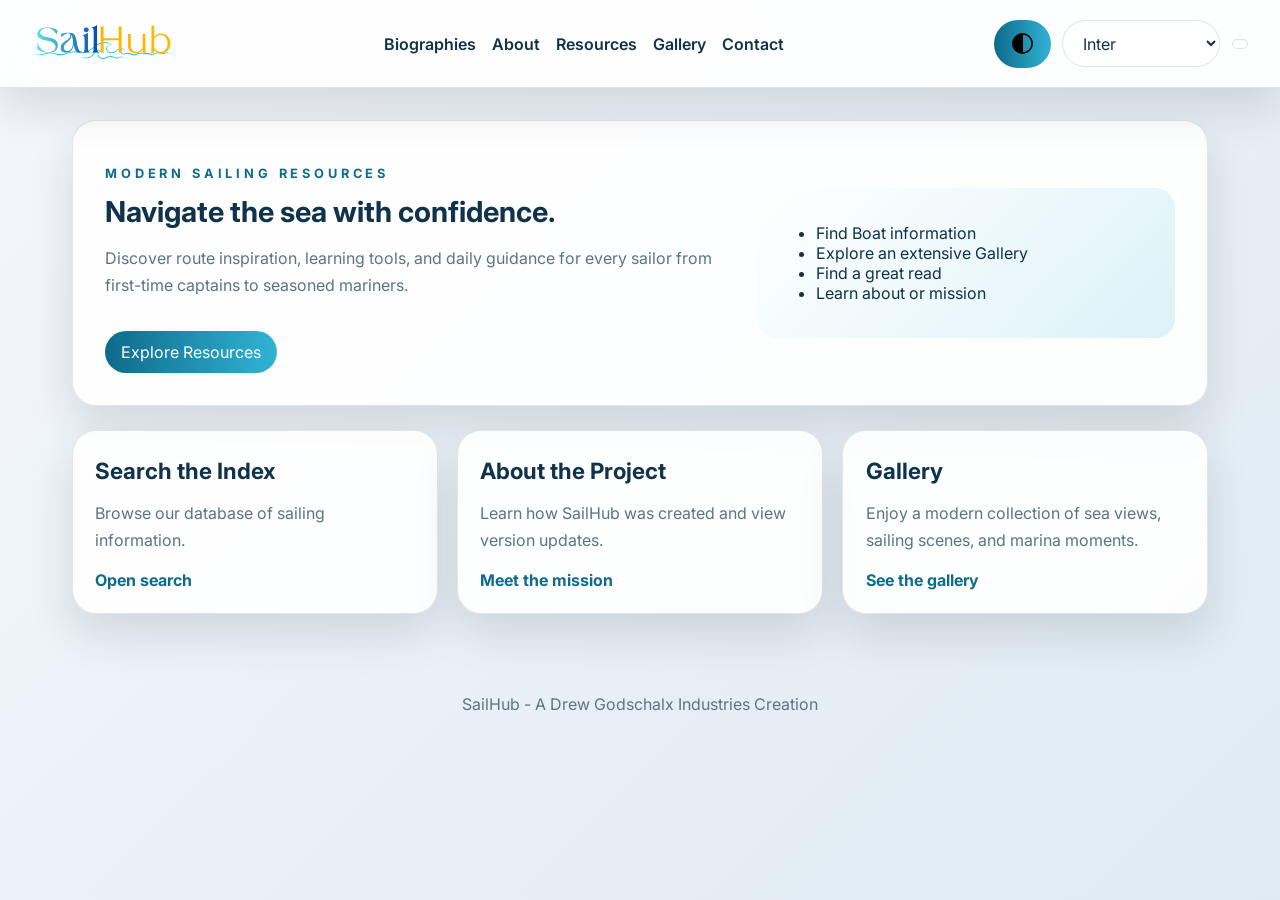
<file: index.html>
<!DOCTYPE html>
<html lang="en">
  <head>
    <meta charset="UTF-8" />
        <meta name="viewport" content="width=device-width, initial-scale=1.0" />

    <meta name="viewport" content="width=device-width, initial-scale=1.0" />
    <title>SailHub | Sailor's Haven</title>
    <link rel="preconnect" href="https://fonts.googleapis.com" />
    <link rel="preconnect" href="https://fonts.gstatic.com" crossorigin />
    <link href="https://fonts.googleapis.com/css2?family=Inter:wght@400;500;600;700&display=swap" rel="stylesheet" />
    <link rel="stylesheet" href="styles.css" />
  </head>
  <body>
    <header class="topbar">
      <!-- <div class="hnav" id="myLinks">
        <a href="#news">News</a>
        <a href="#settings">Settings</a>
        <a href="#other">Other</a>
      </div>
      <button class="icon" type="button" aria-controls="myLinks" aria-expanded="false" aria-label="Open menu" onclick="myFunction()">
        <img src="images/menu_86dp_000000_FILL0_wght400_GRAD0_opsz48.svg" alt="" aria-hidden="true">
      </button> -->
      <a class="brand" href="index.html"><img style="height: 50px; width: auto;" src="images/SailHub Logo.svg" alt="SailHub"></a>
      <nav class="nav-links">
        <a href="biographies.html" data-i18n="navBiographies">Biographies</a>
        <a href="about.html" data-i18n="navAbout">About</a>
        <a href="resources.html" data-i18n="navResources">Resources</a>
        <a href="gallery.html" data-i18n="navGallery">Gallery</a>
        <a href="contact.html" data-i18n="navContact">Contact</a>
 
      </nav>
      <div class="toolbar">
        <img id="themeToggle" class="control-btn" type="button" class="toggleDarkmode" title="Toggle Mode" onclick="toggleDarkmode()" src="images/contrast_86dp_000000_FILL0_wght400_GRAD0_opsz48.svg" alt="Theme">
        <select id="fontSelect" class="control-select">
          <option value="Inter, sans-serif">Inter</option>
          <option value="OpenDyslexic, sans-serif">OpenDyslexic</option>
          <option value="monospace">Monospace</option>
          <option value="Verdana, sans-serif">Verdana</option>
          <option value="Arial, sans-serif">Arial</option>
          <option value="Georgia, serif">Georgia</option>
          <option value="Tahoma, sans-serif">Tahoma</option>
          <option value="Impact, sans-serif">Impact</option>
          <option value="cursive">Cursive</option>
          <option value="Helvetica, sans-serif">Helvetica</option>
          <option value="Trebuchet MS, sans-serif">Trebuchet</option>
        </select>
        <div class="google-translate-wrap">
          <div id="google_translate_element"></div>
        </div>
      </div>
    </header>

    <main class="page">
      <section class="hero-card">
        <div>
          <p class="eyebrow" data-i18n="heroEyebrow">Modern sailing resources</p>
          <h1 data-i18n="heroTitle">Navigate the sea with confidence.</h1>
          <p class="hero-copy" data-i18n="heroCopy">Discover route inspiration, learning tools, and daily guidance for every sailor from first-time captains to seasoned mariners.</p>
          <a class="primary-btn" href="resources.html" data-i18n="heroButton">Explore Resources</a>
        </div>
        <div class="hero-panel">
          <ul>
            <li data-i18n="heroItem1">Find Boat information</li>
            <li data-i18n="heroItem2">Explore an extensive Gallery</li>
            <li data-i18n="heroItem3">Find a great read</li>
            <li data-i18n="heroItem4">Learn about or mission</li>
          </ul>
        </div>
      </section>

      <section class="card-grid">
        <article class="info-card">
          <h2 data-i18n="cardSearchTitle">Search the Index</h2>
          <p data-i18n="cardSearchText">Browse our database of sailing information.</p>
          <a href="biographies.html" data-i18n="cardSearchLink">Open search</a>
        </article>
        <article class="info-card">
          <h2 data-i18n="cardAboutTitle">About the Project</h2>
          <p data-i18n="cardAboutText">Learn how SailHub was created and view version updates.</p>
          <a href="about.html" data-i18n="cardAboutLink">Meet the mission</a>
        </article>
        <article class="info-card">
          <h2 data-i18n="cardGalleryTitle">Gallery</h2>
          <p data-i18n="cardGalleryText">Enjoy a modern collection of sea views, sailing scenes, and marina moments.</p>
          <a href="gallery.html" data-i18n="cardGalleryLink">See the gallery</a>
        </article>
      </section>
    </main>

    <button id="scrollTopBtn" class="scroll-top" aria-label="Back to top">↑</button>

    <footer class="footer">
      <p data-i18n="footerText">SailHub - A Drew Godschalx Industries Creation</p>
    </footer>

    <script src="https://translate.google.com/translate_a/element.js?cb=googleTranslateInit"></script>
    <script>
      function googleTranslateInit() {
        new google.translate.TranslateElement(
          {
            pageLanguage: 'en',
            includedLanguages: '',
            layout: google.translate.TranslateElement.InlineLayout.SIMPLE,
            autoDisplay: false
          },
          'google_translate_element'
        );
      }
    </script>
    <script src="script.js"></script>
  </body>
</html>
</file>
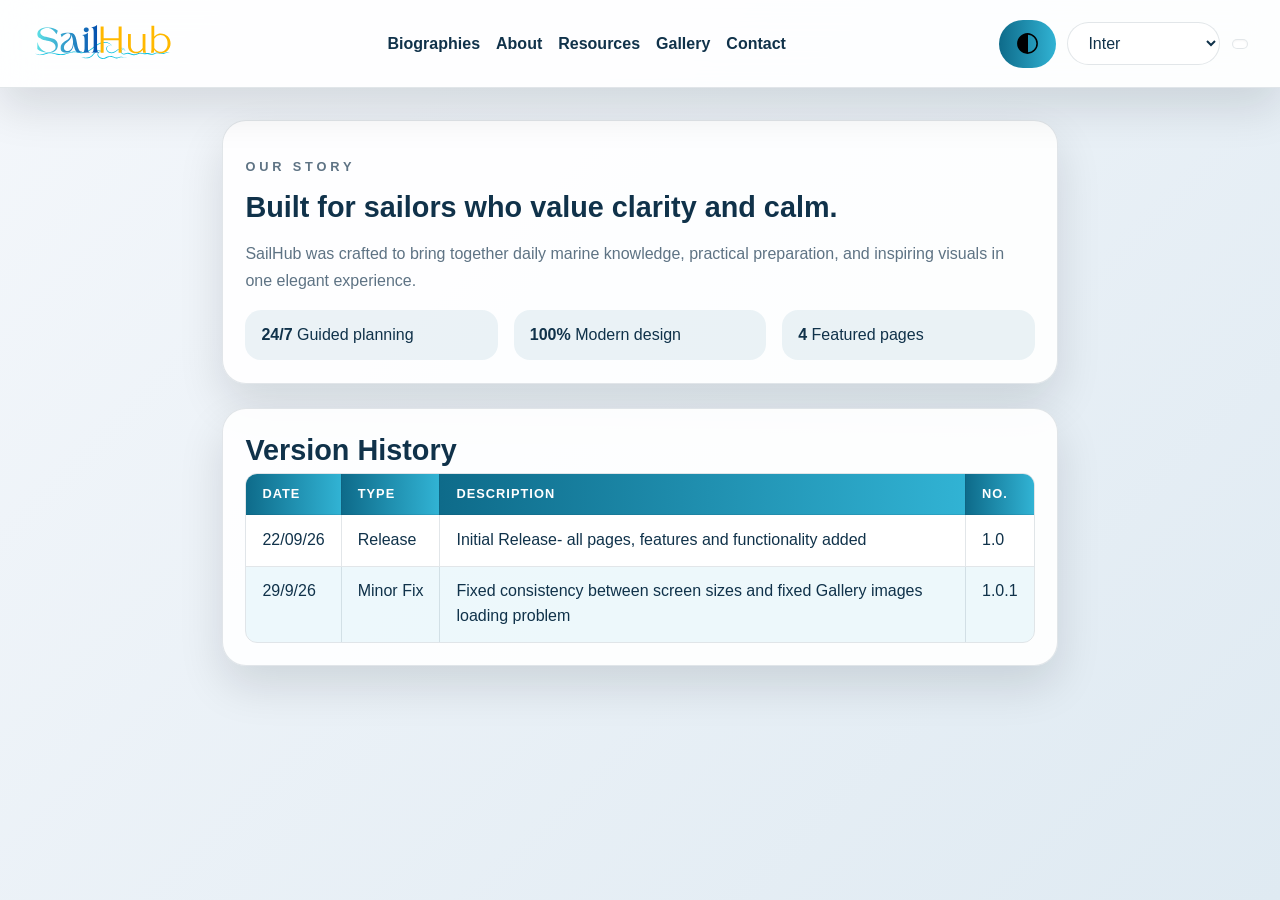
<file: about.html>
<!DOCTYPE html>
<html lang="en">
  <head>
    <meta charset="UTF-8" />
    <!-- Blue toolbar for light mode users --><meta name="theme-color" content="#4A90E2" media="(prefers-color-scheme: light)"><!-- Dark grey toolbar for dark mode users --><meta name="theme-color" content="#1A1A1A" media="(prefers-color-scheme: dark)">
    <meta name="viewport" content="width=device-width, initial-scale=1.0" />
    <title>About SailHub</title>
    <link rel="stylesheet" href="styles.css" />
  </head>
  <body>
    <header class="topbar">
      <!-- <div class="hnav" id="myLinks">
        <a href="#news">News</a>
        <a href="#settings">Settings</a>
        <a href="#other">Other</a>
      </div>
      <button class="icon" type="button" aria-controls="myLinks" aria-expanded="false" aria-label="Open menu" onclick="myFunction()">
        <img src="images/menu_86dp_000000_FILL0_wght400_GRAD0_opsz48.svg" alt="" aria-hidden="true">
      </button> -->
      <a class="brand" href="index.html"><img style="height: 50px; width: auto;" src="images/SailHub Logo.svg" alt="SailHub"></a>
      <nav class="nav-links">
        <a href="biographies.html" data-i18n="navBiographies">Biographies</a>
        <a href="about.html" data-i18n="navAbout">About</a>
        <a href="resources.html" data-i18n="navResources">Resources</a>
        <a href="gallery.html" data-i18n="navGallery">Gallery</a>
        <a href="contact.html" data-i18n="navContact">Contact</a>
      </nav>
      <div class="toolbar">
        <img id="themeToggle" class="control-btn" type="button" class="toggleDarkmode" title="Toggle Mode" onclick="toggleDarkmode()" src="images/contrast_86dp_000000_FILL0_wght400_GRAD0_opsz48.svg" alt="Theme">
        <select id="fontSelect" class="control-select">
          <option value="Inter, sans-serif">Inter</option>
          <option value="OpenDyslexic, sans-serif">OpenDyslexic</option>
          <option value="monospace">Monospace</option>
          <option value="Verdana, sans-serif">Verdana</option>
          <option value="Arial, sans-serif">Arial</option>
          <option value="Georgia, serif">Georgia</option>
          <option value="Tahoma, sans-serif">Tahoma</option>
          <option value="Impact, sans-serif">Impact</option>
          <option value="cursive">Cursive</option>
          <option value="Helvetica, sans-serif">Helvetica</option>
          <option value="Trebuchet MS, sans-serif">Trebuchet</option>
        </select>
        <div class="google-translate-wrap">
          <div id="google_translate_element"></div>
        </div>
      </div>
    </header>

    <main class="page single-column">
      <section class="detail-card">
        <p class="eyebrow" data-i18n="aboutEyebrow">Our story</p>
        <h1 data-i18n="aboutTitle">Built for sailors who value clarity and calm.</h1>
        <p data-i18n="aboutText">SailHub was crafted to bring together daily marine knowledge, practical preparation, and inspiring visuals in one elegant experience.</p>
        <div class="stat-row">
          <div>
            <strong>24/7</strong>
            <span data-i18n="aboutStat1">Guided planning</span>
          </div>
          <div>
            <strong>100%</strong>
            <span data-i18n="aboutStat2">Modern design</span>
          </div>
          <div>
            <strong>4</strong>
            <span data-i18n="aboutStat3">Featured pages</span>
          </div>
        </div>
      </section>
      <section style="margin-top: 1.5rem;" class="detail-card">
        <h1 data-i18n="aboutTitle">Version History</h1>
        <table class="version-table">
    <thead>
      <tr >
        <th>Date</th>
        <th>Type</th>
        <th>Description</th>
        <th>No.</th>
      </tr>
    </thead>
    <tbody>
      <tr>
        <td>22/09/26</td>
        <td>Release</td>
        <td>Initial Release- all pages, features and functionality added</td>
        <td>1.0</td>
      </tr>
      <tr>
        <td>29/9/26</td>
        <td>Minor Fix</td>
        <td>Fixed consistency between screen sizes and fixed Gallery images loading problem</td>
        <td>1.0.1</td>
      </tr>
     <!--<tr>
        <td>32/13/100</td>
        <td>Bugfix</td>
        <td>Lorem ipsum dolor sit amet consectetur adipisicing elit. Ea, asperiores quos modi ut vel voluptas inventore sunt autem id, dignissimos nemo fugit obcaecati atque quo, dolor quasi! Laborum, impedit recusandae!</td>
        <td>75.10</td>
      </tr>
      <tr>
        <td>32/13/100</td>
        <td>Bugfix</td>
        <td>Lorem ipsum dolor sit amet consectetur adipisicing elit. Ea, asperiores quos modi ut vel voluptas inventore sunt autem id, dignissimos nemo fugit obcaecati atque quo, dolor quasi! Laborum, impedit recusandae!</td>
        <td>75.10</td>
      </tr>
      <tr>
        <td>32/13/100</td>
        <td>Bugfix</td>
        <td>Lorem ipsum dolor sit amet consectetur adipisicing elit. Ea, asperiores quos modi ut vel voluptas inventore sunt autem id, dignissimos nemo fugit obcaecati atque quo, dolor quasi! Laborum, impedit recusandae!</td>
        <td>75.10</td>
      </tr>
      <tr>
        <td>32/13/100</td>
        <td>Bugfix</td>
        <td>Lorem ipsum dolor sit amet consectetur adipisicing elit. Ea, asperiores quos modi ut vel voluptas inventore sunt autem id, dignissimos nemo fugit obcaecati atque quo, dolor quasi! Laborum, impedit recusandae!</td>
        <td>75.10</td>
      </tr>
      <tr>
        <td>32/13/100</td>
        <td>Bugfix</td>
        <td>Lorem ipsum dolor sit amet consectetur adipisicing elit. Ea, asperiores quos modi ut vel voluptas inventore sunt autem id, dignissimos nemo fugit obcaecati atque quo, dolor quasi! Laborum, impedit recusandae!</td>
        <td>75.10</td>
      </tr> -->
    </tbody>
  </table>

      </section>
    </main>

    <button id="scrollTopBtn" class="scroll-top" aria-label="Back to top">↑</button>
    <script src="https://translate.google.com/translate_a/element.js?cb=googleTranslateInit"></script>
    <script>
      function googleTranslateInit() {
        new google.translate.TranslateElement(
          {
            pageLanguage: 'en',
            includedLanguages: '',
            layout: google.translate.TranslateElement.InlineLayout.SIMPLE,
            autoDisplay: false
          },
          'google_translate_element'
        );
      }
    </script>
    <script src="script.js"></script>
  </body>
</html>
</file>
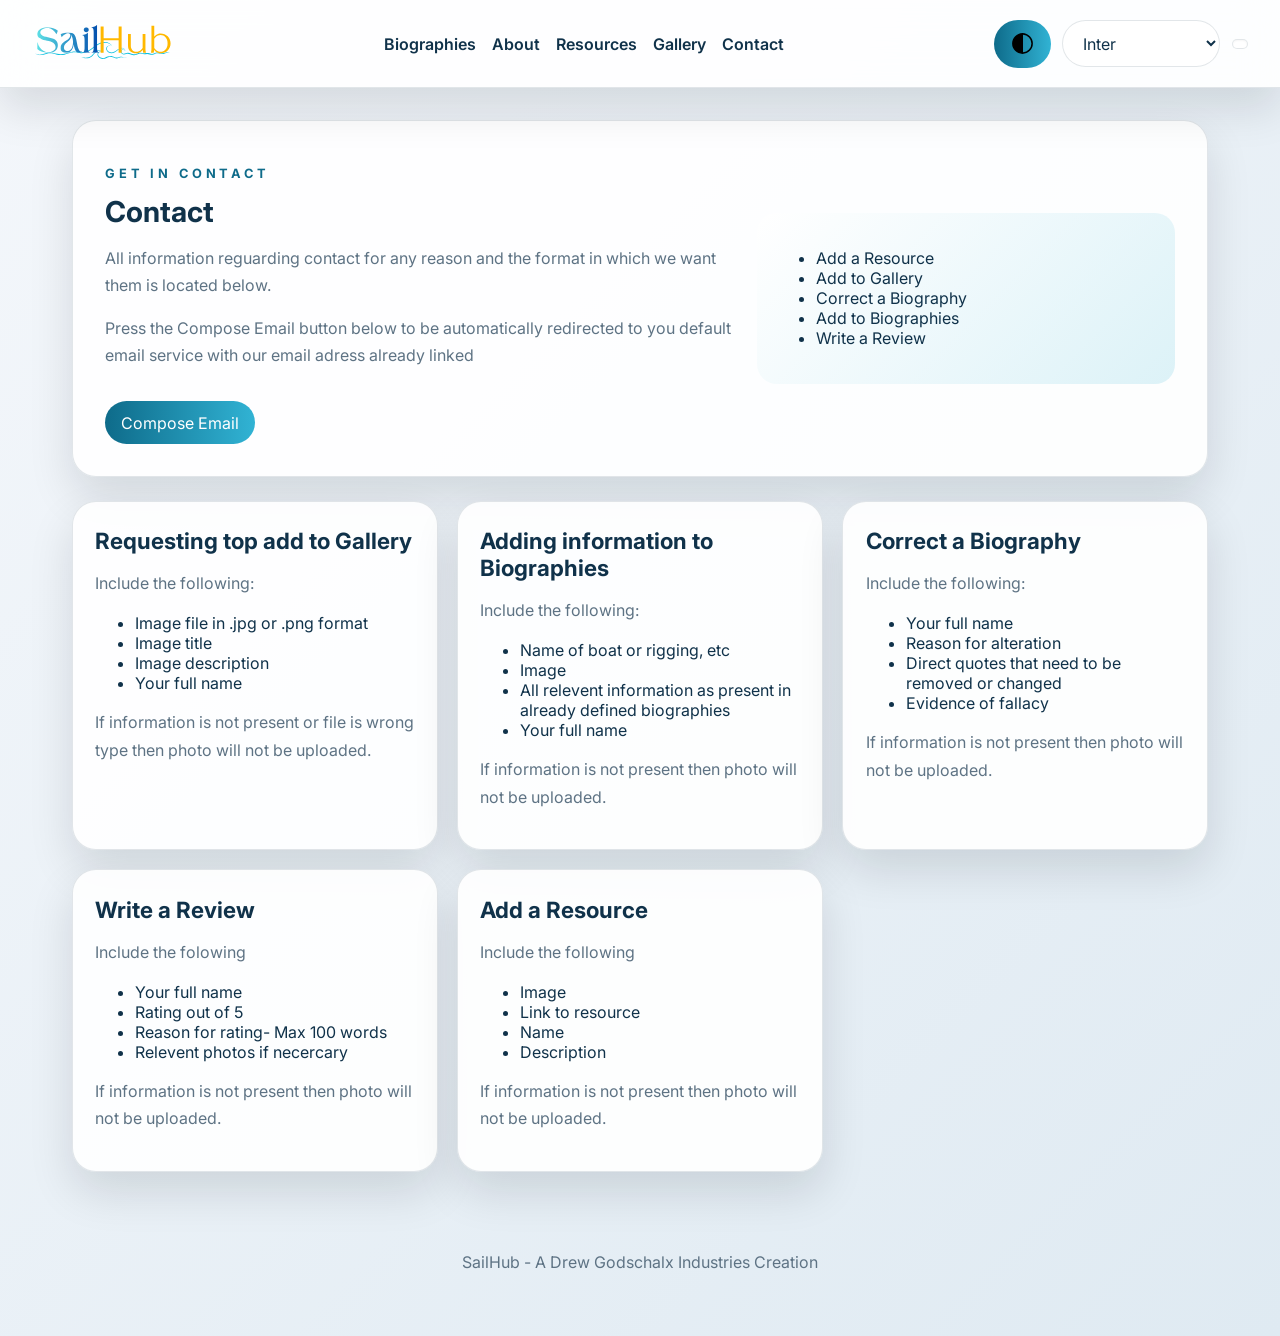
<file: contact.html>
<!DOCTYPE html>
<html lang="en">
  <head>
    <meta charset="UTF-8" />
        <meta name="viewport" content="width=device-width, initial-scale=1.0" />

    <meta name="viewport" content="width=device-width, initial-scale=1.0" />
    <title>Contact SailHub</title>
    <link rel="preconnect" href="https://fonts.googleapis.com" />
    <link rel="preconnect" href="https://fonts.gstatic.com" crossorigin />
    <link href="https://fonts.googleapis.com/css2?family=Inter:wght@400;500;600;700&display=swap" rel="stylesheet" />
    <link rel="stylesheet" href="styles.css" />
  </head>
  <body>
    <header class="topbar">
      <!-- <div class="hnav" id="myLinks">
        <a href="#news">News</a>
        <a href="#settings">Settings</a>
        <a href="#other">Other</a>
      </div>
      <button class="icon" type="button" aria-controls="myLinks" aria-expanded="false" aria-label="Open menu" onclick="myFunction()">
        <img src="images/menu_86dp_000000_FILL0_wght400_GRAD0_opsz48.svg" alt="" aria-hidden="true">
      </button> -->
      <a class="brand" href="index.html"><img style="height: 50px; width: auto;" src="images/SailHub Logo.svg" alt="SailHub"></a>
      <nav class="nav-links">
        <a href="biographies.html" data-i18n="navBiographies">Biographies</a>
        <a href="about.html" data-i18n="navAbout">About</a>
        <a href="resources.html" data-i18n="navResources">Resources</a>
        <a href="gallery.html" data-i18n="navGallery">Gallery</a>
        <a href="contact.html" data-i18n="navContact">Contact</a>
      </nav>
      <div class="toolbar">
        <img id="themeToggle" class="control-btn" type="button" class="toggleDarkmode" title="Toggle Mode" onclick="toggleDarkmode()" src="images/contrast_86dp_000000_FILL0_wght400_GRAD0_opsz48.svg" alt="Theme">
        <select id="fontSelect" class="control-select">
          <option value="Inter, sans-serif">Inter</option>
          <option value="OpenDyslexic, sans-serif">OpenDyslexic</option>
          <option value="monospace">Monospace</option>
          <option value="Verdana, sans-serif">Verdana</option>
          <option value="Arial, sans-serif">Arial</option>
          <option value="Georgia, serif">Georgia</option>
          <option value="Tahoma, sans-serif">Tahoma</option>
          <option value="Impact, sans-serif">Impact</option>
          <option value="cursive">Cursive</option>
          <option value="Helvetica, sans-serif">Helvetica</option>
          <option value="Trebuchet MS, sans-serif">Trebuchet</option>
        </select>
        <div class="google-translate-wrap">
          <div id="google_translate_element"></div>
        </div>
      </div>
    </header>

    <main class="page">
      <section class="hero-card">
        <div>
          <p class="eyebrow" data-i18n="heroEyebrow">Get in Contact</p>
          <h1 data-i18n="heroTitle">Contact</h1> 
          <p class="hero-copy" data-i18n="heroCopy">All information reguarding contact for any reason and the format in which we want them is located below.</p>
          <p class="hero-copy" data-i18n="heroCopy">Press the Compose Email button below to be automatically redirected to you default email service with our email adress already linked</p>
          <a class="primary-btn" href="mailto:someone@example.com" data-i18n="heroButton">Compose Email</a>
        </div>
        <div class="hero-panel">
          <ul>
            <li data-i18n="heroItem1">Add a Resource</li>
            <li data-i18n="heroItem2">Add to Gallery</li>
            <li data-i18n="heroItem3">Correct a Biography</li>
            <li data-i18n="heroItem4">Add to Biographies</li>
            <li data-i18n="heroItem5">Write a Review</li>
          </ul>
        </div>
      </section>

      <section class="card-grid">
        <article class="info-card">
          <h2 data-i18n="cardSearchTitle">Requesting top add to Gallery</h2>
          <p data-i18n="cardSearchText"> Include the following:</p>
<ul>
        <li>Image file in .jpg or .png format</li>
        <li>Image title</li>
        <li>Image description</li>
        <li>Your full name</li>    
</ul>
          <p data-i18n="cardSearchText"> If information is not present or file is wrong type then photo will not be uploaded.</p>
        </article>
        <article class="info-card">
          <h2 data-i18n="cardAboutTitle">Adding information to Biographies</h2>
          <p data-i18n="cardAboutText">Include the following:</p>
          <ul>
            <li>Name of boat or rigging, etc</li>
            <li>Image</li>
            <li>All relevent information as present in already defined biographies</li>
            <li>Your full name</li>
          </ul>
                   <p data-i18n="cardSearchText"> If information is not present then photo will not be uploaded.</p>
        </article>
        <article class="info-card">
          <h2 data-i18n="cardGalleryTitle">Correct a Biography</h2>
          <p data-i18n="cardGalleryText">Include the following:</p>
          <ul>
            <li>Your full name</li>
            <li>Reason for alteration</li>
            <li>Direct quotes that need to be removed or changed</li>
            <li>Evidence of fallacy</li>
          </ul>
                    <p data-i18n="cardSearchText"> If information is not present then photo will not be uploaded.</p>
        </article>
        <article class="info-card">
          <h2 data-i18n="cardGalleryTitle">Write a Review</h2>
          <p data-i18n="cardGalleryText">Include the folowing</p>
          <ul>
            <li>Your full name</li>
            <li>Rating out of 5</li>
            <li>Reason for rating- Max 100 words</li>
            <li>Relevent photos if necercary</li>
          </ul>
                    <p data-i18n="cardSearchText"> If information is not present then photo will not be uploaded.</p>
        </article>
        <article class="info-card">
          <h2 data-i18n="cardGalleryTitle">Add a Resource</h2>
          <p data-i18n="cardGalleryText">Include the following</p>
          <ul>
            <li>Image</li>
            <li>Link to resource</li>
            <li>Name</li>
            <li>Description</li>
          </ul>
                    <p data-i18n="cardSearchText"> If information is not present then photo will not be uploaded.</p>
        </article>
      </section>
    </main>

    <button id="scrollTopBtn" class="scroll-top" aria-label="Back to top">↑</button>

    <footer class="footer">
      <p data-i18n="footerText">SailHub - A Drew Godschalx Industries Creation</p>
    </footer>

    <script src="https://translate.google.com/translate_a/element.js?cb=googleTranslateInit"></script>
    <script>
      function googleTranslateInit() {
        new google.translate.TranslateElement(
          {
            pageLanguage: 'en',
            includedLanguages: '',
            layout: google.translate.TranslateElement.InlineLayout.SIMPLE,
            autoDisplay: false
          },
          'google_translate_element'
        );
      }
    </script>
    <script src="script.js"></script>
  </body>
</html>
</file>
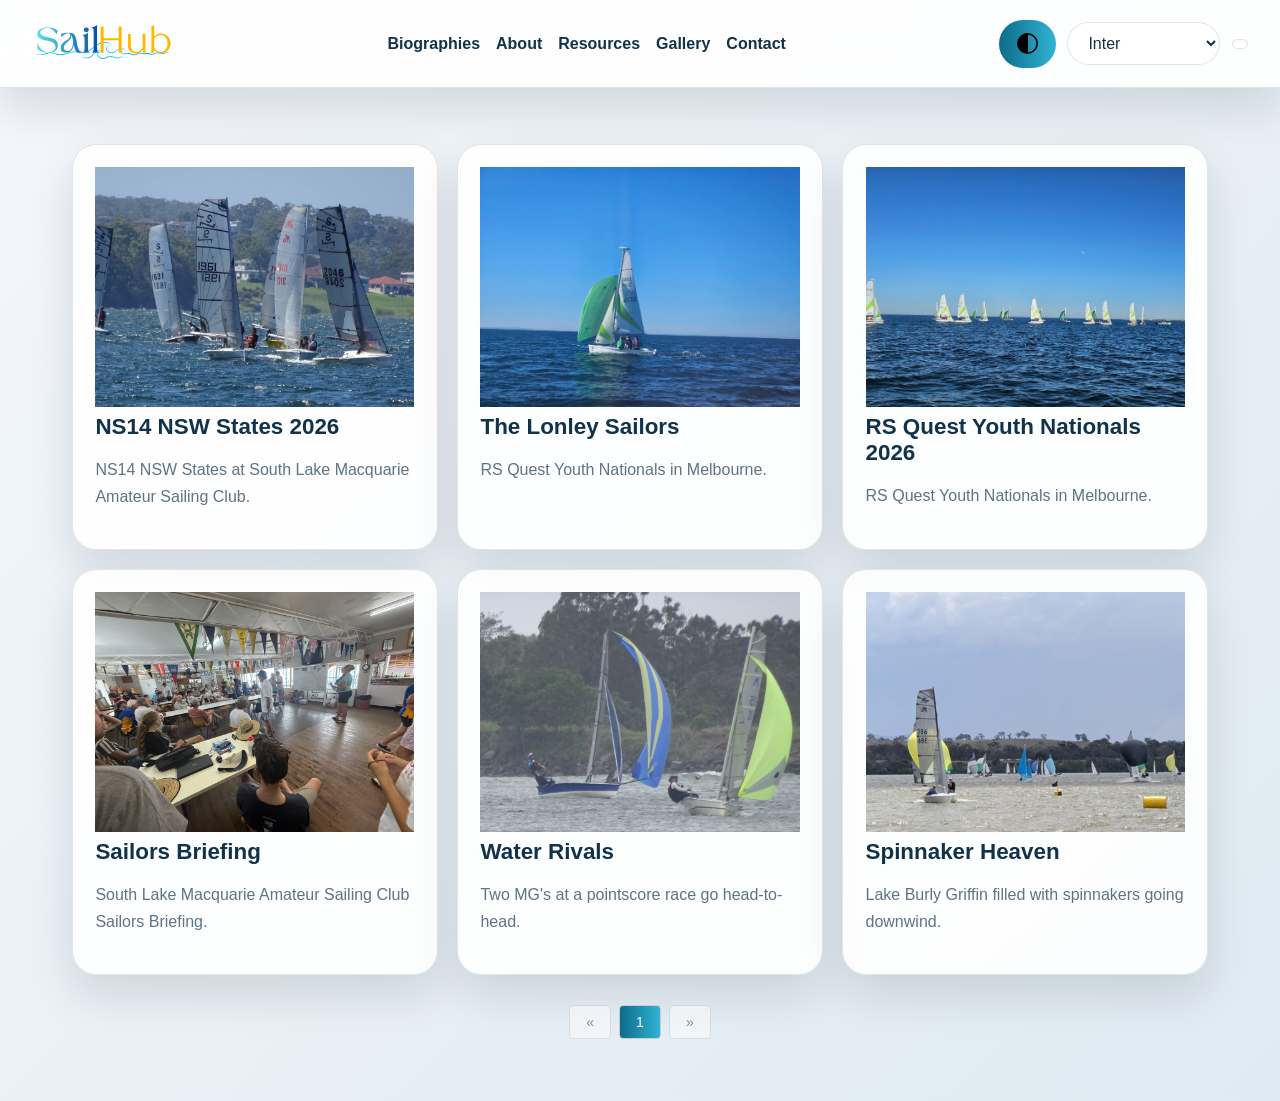
<file: gallery.html>
<!DOCTYPE html>
<html lang="en">
  <head>
    <meta charset="UTF-8" />
        <meta name="viewport" content="width=device-width, initial-scale=1.0" />

    <meta name="viewport" content="width=device-width, initial-scale=1.0" />
    <title>SailHub Gallery</title>
    <link rel="stylesheet" href="styles.css" />
  </head>
  <body>
    <header class="topbar">
      <!-- <div class="hnav" id="myLinks">
        <a href="#news">News</a>
        <a href="#settings">Settings</a>
        <a href="#other">Other</a>
      </div>
      <button class="icon" type="button" aria-controls="myLinks" aria-expanded="false" aria-label="Open menu" onclick="myFunction()">
        <img src="images/menu_86dp_000000_FILL0_wght400_GRAD0_opsz48.svg" alt="" aria-hidden="true">
      </button> -->
      <a class="brand" href="index.html"><img style="height: 50px; width: auto;" src="images/SailHub Logo.svg" alt="SailHub"></a>
      <nav class="nav-links">
        <a href="biographies.html" data-i18n="navBiographies">Biographies</a>
        <a href="about.html" data-i18n="navAbout">About</a>
        <a href="resources.html" data-i18n="navResources">Resources</a>
        <a href="gallery.html" data-i18n="navGallery">Gallery</a>
        <a href="contact.html" data-i18n="navContact">Contact</a>
      </nav>
      <div class="toolbar">
        <img id="themeToggle" class="control-btn" type="button" class="toggleDarkmode" title="Toggle Mode" onclick="toggleDarkmode()" src="images/contrast_86dp_000000_FILL0_wght400_GRAD0_opsz48.svg" alt="Theme">
        <select id="fontSelect" class="control-select">
          <option value="Inter, sans-serif">Inter</option>
          <option value="OpenDyslexic, sans-serif">OpenDyslexic</option>
          <option value="monospace">Monospace</option>
          <option value="Verdana, sans-serif">Verdana</option>
          <option value="Arial, sans-serif">Arial</option>
          <option value="Georgia, serif">Georgia</option>
          <option value="Tahoma, sans-serif">Tahoma</option>
          <option value="Impact, sans-serif">Impact</option>
          <option value="cursive">Cursive</option>
          <option value="Helvetica, sans-serif">Helvetica</option>
          <option value="Trebuchet MS, sans-serif">Trebuchet</option>
        </select>
        <div class="google-translate-wrap">
          <div id="google_translate_element"></div>
        </div>
      </div>
    </header>

    <main class="page">
      <section class="card-grid gallery-grid">
        <article class="gallery-card">
          <img class="gallery-art" src="/Gallery-Images/74E02CDB-0AFF-4AE4-9565-F2340C7A881E_1_105_c.jpeg" alt="NS14 NSW States 2026">     
          <h2 data-i18n="galleryTitle1">NS14 NSW States 2026</h2>
          <p data-i18n="galleryText1">NS14 NSW States at South Lake Macquarie Amateur Sailing Club.</p>
        </article>
        <article class="gallery-card">
          <img class="gallery-art" src="Gallery-Images/7B2DB1E6-E96C-47C2-B96B-3BEA13AB4578.jpeg" alt="RS Quest Youth Nationals 2026">     
          <h2 data-i18n="galleryTitle2">The Lonley Sailors</h2>
          <p data-i18n="galleryText2">RS Quest Youth Nationals in Melbourne.</p>
        </article>
        <article class="gallery-card">
          <img class="gallery-art" src="/Gallery-Images/E5CD8935-F911-4AA5-8664-90884CFED357.jpeg" alt="RS Quest Youth Nationals 2026">     
          <h2 data-i18n="galleryTitle3">RS Quest Youth Nationals 2026</h2>
          <p data-i18n="galleryText3">RS Quest Youth Nationals in Melbourne.</p>
        </article>
        <article class="gallery-card">
          <img class="gallery-art" src="/Gallery-Images/6FD91F15-E807-4816-B31B-4279AE44681E_1_105_c.jpeg" alt="Sailors Breifing NSW NS14 States 2026">     
          <h2 data-i18n="galleryTitle4">Sailors Briefing</h2>
          <p data-i18n="galleryText4">South Lake Macquarie Amateur Sailing Club Sailors Briefing.</p>
        </article>
        <article class="gallery-card">
          <img class="gallery-art" src="/Gallery-Images/83198B7C-9CF9-483F-8DC9-C6A88E00738A_1_105_c.jpeg" alt="Pointscore Race MG's">     
          <h2 data-i18n="galleryTitle5">Water Rivals</h2>
          <p data-i18n="galleryText5">Two MG's at a pointscore race go head-to-head.</p>
        </article>
        <article class="gallery-card">
          <img class="gallery-art" src="/Gallery-Images/D9B16A57-9F5E-4A34-ABBB-998BA81F0432_4_5005_c.jpeg" alt="Spinaker's Seen at a Pointscore Race">     
          <h2 data-i18n="galleryTitle6">Spinnaker Heaven</h2>
          <p data-i18n="galleryText6">Lake Burly Griffin filled with spinnakers going downwind.</p>
        </article>
        <!--<article class="gallery-card">
          <img class="gallery-art" src="" alt="">     
          <h2 data-i18n="galleryTitle7"></h2>
          <p data-i18n="galleryText7"></p>
        </article>
        <article class="gallery-card">
          <img class="gallery-art" src="" alt="">     
          <h2 data-i18n="galleryTitle8"></h2>
          <p data-i18n="galleryText8"></p>
        </article>
        <article class="gallery-card">
          <img class="gallery-art" src="" alt="">     
          <h2 data-i18n="galleryTitle9"></h2>
          <p data-i18n="galleryText9"></p>
        </article>
        <article class="gallery-card">
          <img class="gallery-art" src="" alt="">     
          <h2 data-i18n="galleryTitle10"></h2>
          <p data-i18n="galleryText10"></p>
        </article>
        <article class="gallery-card">
          <img class="gallery-art" src="" alt="">     
          <h2 data-i18n="galleryTitle11"></h2>
          <p data-i18n="galleryText11"></p>
        </article>
        <article class="gallery-card">
          <img class="gallery-art" src="" alt="">     
          <h2 data-i18n="galleryTitle12"></h2>
          <p data-i18n="galleryText12"></p>
        </article>
        <article class="gallery-card">
          <img class="gallery-art" src="" alt="">     
          <h2 data-i18n="galleryTitle12"></h2>
          <p data-i18n="galleryText12"></p>
        </article>
        <article class="gallery-card">
          <img class="gallery-art" src="" alt="">     
          <h2 data-i18n="galleryTitle12"></h2>
          <p data-i18n="galleryText12"></p>
        </article>
        <article class="gallery-card">
          <img class="gallery-art" src="" alt="">     
          <h2 data-i18n="galleryTitle12"></h2>
          <p data-i18n="galleryText12"></p>
        </article>
        <article class="gallery-card">
          <img class="gallery-art" src="" alt="">     
          <h2 data-i18n="galleryTitle12"></h2>
          <p data-i18n="galleryText12"></p>
        </article> -->
      </section>
      <nav class="pagination-container" aria-label="Gallery Pagination">
        <button id="prevBtn" class="page-btn" aria-label="Previous Page">&laquo;</button>
        <div id="pageNumbers" class="page-numbers"></div>
        <button id="nextBtn" class="page-btn" aria-label="Next Page">&raquo;</button>
      </nav>
    </main>

    <button id="scrollTopBtn" class="scroll-top" aria-label="Back to top">↑</button>
    <script src="https://translate.google.com/translate_a/element.js?cb=googleTranslateInit"></script>
    <script>
      function googleTranslateInit() {
        new google.translate.TranslateElement(
          {
            pageLanguage: 'en',
            includedLanguages: '',
            layout: google.translate.TranslateElement.InlineLayout.SIMPLE,
            autoDisplay: false
          },
          'google_translate_element'
        );
      }
    </script>
    <script src="script.js"></script>
  </body>
</html>
</file>
<file: styles.css>
:root {
  color-scheme: light;
  --bg: #f4f7fb;
  --surface: rgba(255, 255, 255, 0.9);
  --surface-strong: #ffffff;
  --accent: #0e6b8a;
  --accent-2: #31b3d4;
  --text: #10324a;
  --muted: #5e7384;
  --border: rgba(16, 50, 74, 0.12);
  --shadow: 0 20px 45px rgba(3, 18, 26, 0.12);
}

body.dark {
  color-scheme: dark;
  --bg: #07131d;
  --surface: rgba(12, 26, 37, 0.92);
  --surface-strong: #0f2331;
  --accent: #57c7ff;
  --accent-2: #2f8bb3;
  --text: #eaf7ff;
  --muted: #93aac3;
  --border: rgba(234, 247, 255, 0.16);
  --shadow: 0 20px 45px rgba(0, 0, 0, 0.3);
}

* {
  box-sizing: border-box;
}

html {
  scroll-behavior: smooth;
}

body {
  margin: 0;
  font-family: 'Inter', sans-serif;
  background: linear-gradient(135deg, var(--bg), #dfeaf2);
  color: var(--text);
  min-height: 100vh;
}

body.dark {
  background: linear-gradient(135deg, var(--bg), #11293a);
}

.topbar {
  position: sticky;
  top: 0;
  z-index: 20;
  display: flex;
  justify-content: space-between;
  align-items: center;
  padding: 1rem 2rem;
  background: var(--surface);
  backdrop-filter: blur(18px);
  border-bottom: 1px solid var(--border);
  box-shadow: var(--shadow);
}

.brand {
  font-size: 1.25rem;
  font-weight: 700;
  color: var(--accent);
  text-decoration: none;
}

.nav-links {
  display: flex;
  gap: 1rem;
}

.nav-links a {
  text-decoration: none;
  color: var(--text);
  font-weight: 600;
}

.toolbar {
  display: flex;
  gap: 0.7rem;
  align-items: center;
}

.google-translate-wrap {
  display: flex;
  align-items: center;
  padding: 0.25rem 0.45rem;
  border-radius: 999px;
  background: var(--surface-strong);
  border: 1px solid var(--border);
  box-shadow: inset 0 1px 2px rgba(0,0,0,0.04);
}

.google-translate-wrap .goog-te-gadget {
  font-family: inherit !important;
  color: var(--text) !important;
}

.google-translate-wrap .goog-te-gadget-simple {
  background: transparent !important;
  border: none !important;
  padding: 0 !important;
  box-shadow: none !important;
}

.google-translate-wrap .goog-te-menu-value span {
  color: var(--text) !important;
}

.google-translate-wrap .goog-te-menu-value span:last-child {
  display: none;
}

.control-btn, .control-select, .primary-btn, .search-box button {
  border: none;
  border-radius: 999px;
  padding: 0.7rem 1rem;
  font: inherit;
  cursor: pointer;
}

.control-btn, .primary-btn, .search-box button {
  background: linear-gradient(90deg, var(--accent), var(--accent-2));
  color: white;
}
.control-btn, .toggleDarkmode {
  display: flex;
  justify-content: center;
  width: auto;
  height: 48px;
}

.control-select {
  background: var(--surface-strong);
  color: var(--text);
  border: 1px solid var(--border);
}

.control-btn-search {
  background: var(--surface-strong);
  color: var(--text);
  border: 2px solid var(--border);
  border-radius: 20px;
  padding: 5px;
  font: inherit;
  cursor: pointer;
  margin-top: -19px;
  position: relative;
  top: 6px;
}

.page {
  max-width: 1200px;
  margin: 0 auto;
  padding: 2rem;
}

.single-column {
  max-width: 900px;
}

.hero-card, .detail-card, .info-card, .gallery-card {
  background: var(--surface);
  border: 1px solid var(--border);
  border-radius: 24px;
  box-shadow: var(--shadow);
}

.hero-card {
  display: grid;
  grid-template-columns: 1.5fr 1fr;
  gap: 1.5rem;
  padding: 2rem;
  align-items: center;
}

.eyebrow {
  text-transform: uppercase;
  letter-spacing: 0.3em;
  color: var(--accent);
  font-size: 0.8rem;
  font-weight: 700;
}

h1, h2 {
  margin-top: 0.2rem;
  margin-bottom: 0.35rem;
}

h1 {
  font-size: 1.8rem;
}

h2 {
  font-size: 1.4rem;
}

.hero-copy, .info-card p, .detail-card p, .gallery-card p {
  color: var(--muted);
  line-height: 1.7;
}

.primary-btn {
  display: inline-block;
  margin-top: 1rem;
  text-decoration: none;
}

.hero-panel {
  padding: 1.2rem;
  border-radius: 20px;
  background: linear-gradient(135deg, var(--surface-strong), rgba(49, 179, 212, 0.16));
}

.panel-badge {
  display: inline-block;
  padding: 0.4rem 0.8rem;
  border-radius: 999px;
  background: rgba(14, 107, 138, 0.16);
  color: var(--accent);
  margin-bottom: 0.8rem;
}

.card-grid {
  display: grid;
  grid-template-columns: repeat(3, minmax(0, 1fr));
  gap: 1.2rem;
  margin-top: 1.5rem;
}

.info-card, .detail-card, .gallery-card {
  padding: 1.4rem;
}

.info-card a {
  color: var(--accent);
  font-weight: 700;
  text-decoration: none;
}

.search-container {
  display: flex;
  align-items: center;
  gap: 0.7rem;
  padding: 0.7rem 0.95rem;
  margin: 0.35rem 0 1rem;
  border: 1px solid var(--border);
  border-radius: 999px;
  background: var(--surface-strong);
  box-shadow: inset 0 1px 2px rgba(0,0,0,0.04);
}

.search-container svg {
  color: var(--muted);
  flex-shrink: 0;
}

.search-container input {
  flex: 1;
  border: none;
  outline: none;
  font: inherit;
  background: transparent;
  color: var(--text);
}

.tag-row {
  display: flex;
  flex-wrap: wrap;
  gap: 0.7rem;
  margin-top: 1rem;
}

.tag-row span {
  padding: 0.4rem 0.8rem;
  border-radius: 999px;
  background: rgba(14, 107, 138, 0.12);
  color: var(--accent);
}

.search-panel {
  display: flex;
  flex-direction: column;
}

.search-status {
  margin: 0 0 1rem;
  color: var(--muted);
}

.results-grid {
  display: grid;
  grid-template-columns: repeat(3, minmax(0, 1fr));
  gap: 1rem;
  align-items: stretch;
}

.results-grid .boat-detail {
  grid-column: 1 / -1;
  width: 100%;
}

.result-item {
  display: flex;
  flex-direction: column;
  gap: 0.75rem;
  min-height: 280px;
  width: 100%;
  padding: 1rem;
  border: 1px solid var(--border);
  border-radius: 18px;
  background: var(--surface-strong);
  box-shadow: 0 12px 25px rgba(3, 18, 26, 0.08);
  cursor: pointer;
  transition: transform 0.2s ease, box-shadow 0.2s ease;
}

.result-item:hover,
.result-item:focus-visible {
  transform: translateY(-2px);
  box-shadow: 0 14px 28px rgba(3, 18, 26, 0.12);
  outline: none;
}

.result-item h4 {
  margin: 0;
  font-size: 1.05rem;
}

.result-item img {
  width: 100%;
  flex: 1;
  min-height: 160px;
  aspect-ratio: 4 / 3;
  object-fit: cover;
  object-position: center;
  border-radius: 12px;
  background: linear-gradient(135deg, rgba(49, 179, 212, 0.16), rgba(14, 107, 138, 0.08));
}

.created-by {
  display: flex;
  align-items: center;
  gap: 0.45rem;
  margin: 0;
  color: var(--muted);
  font-size: 0.85rem;
}

.result-item .created-by-logo {
  width: 30px;
  height: 30px;
  flex: 0 0 30px;
  min-height: 30px;
  aspect-ratio: 1;
  object-fit: contain;
  border: 1px solid var(--border);
  border-radius: 50%;
  background: var(--surface-strong);
}

.search-empty {
  padding: 1rem;
  border-radius: 16px;
  background: rgba(14, 107, 138, 0.08);
  color: var(--muted);
}

.detail-view {
  display: flex;
  flex-direction: column;
  gap: 0.9rem;
  width: 100%;
  min-height: 100%;
  padding: 1.2rem;
  border: 1px solid var(--border);
  border-radius: 20px;
  background: var(--surface-strong);
  box-shadow: var(--shadow);
}

.detail-header {
  display: flex;
  justify-content: space-between;
  align-items: center;
  gap: 1rem;
}

.detail-header h3 {
  margin: 0;
}

.back-button {
  border: none;
  border-radius: 999px;
  padding: 0.55rem 0.9rem;
  background: rgba(14, 107, 138, 0.12);
  color: var(--accent);
  cursor: pointer;
}

.detail-image {
  width: 100%;
  max-height: 320px;
  object-fit: contain;
  object-position: center;
  border-radius: 16px;
  background: linear-gradient(135deg, rgba(49, 179, 212, 0.16), rgba(14, 107, 138, 0.08));
}

.detail-summary {
  margin: 0;
  color: var(--muted);
  line-height: 1.7;
}

.detail-list {
  margin: 0;
  padding-left: 1.1rem;
  color: var(--muted);
  line-height: 1.7;
}

.detail-table {
  width: 100%;
  border-collapse: collapse;
  margin: 0.5rem 0 1rem;
  overflow: hidden;
  border-radius: 12px;
  border: 1px solid var(--border);
}

.detail-table th,
.detail-table td {
  padding: 0.75rem 0.9rem;
  text-align: left;
  border-bottom: 1px solid var(--border);
}

.detail-table th {
  width: 38%;
  background: rgba(14, 107, 138, 0.08);
  color: var(--accent);
}

.detail-table tr:last-child th,
.detail-table tr:last-child td {
  border-bottom: none;
}

.stat-row {
  display: grid;
  grid-template-columns: repeat(3, minmax(0, 1fr));
  gap: 1rem;
  margin-top: 1rem;
}

.stat-row div {
  padding: 1rem;
  border-radius: 16px;
  background: rgba(14, 107, 138, 0.08);
}

.gallery-grid {
  grid-template-columns: repeat(3, minmax(0, 1fr));
}

.resources-intro {
  margin-bottom: 1.5rem;
}

.resource-section {
  margin-top: 1.5rem;
}

.resource-heading {
  margin-bottom: 1rem;
}

.resource-heading h2 {
  margin: 0 0 0.35rem;
}

.resource-heading p {
  margin: 0;
  color: var(--muted);
}

.resource-grid {
  display: flex;
  gap: 1rem;
  overflow-x: auto;
  scroll-snap-type: x proximity;
  padding: 0.35rem 0 0.8rem;
  scrollbar-width: none;
  -ms-overflow-style: none;
}

.resource-grid::-webkit-scrollbar {
  display: none;
}

.resource-card {
  display: flex;
  flex-direction: column;
  gap: 0.8rem;
  height: 470px;
  min-height: 470px;
  flex: 0 0 calc(19% - 1.0rem);
  max-width: 400px;
  min-width: 300px;
  scroll-snap-align: start;
}

.resource-card h3 {
  margin: 0;
}

.resource-card p {
  margin: 0;
  flex: 1;
}

.resource-image {
  width: 100%;
  height: 220px;
  min-height: 220px;
  object-fit: contain;
  object-position: center;
  border-radius: 16px;
  background: linear-gradient(135deg, rgba(49, 179, 212, 0.16), rgba(14, 107, 138, 0.08));
  padding: 0.5rem;
}

.resource-link {
  display: inline-flex;
  align-items: center;
  gap: 0.45rem;
  width: fit-content;
  margin-top: auto;
  color: var(--accent);
  font-weight: 700;
  text-decoration: none;
}

.resource-link svg {
  width: 1rem;
  height: 1rem;
  fill: currentColor;
}

.resource-carousel-shell {
  position: relative;
  padding: 0.25rem 0;
}

.resource-carousel-shell::before,
.resource-carousel-shell::after {
  content: "";
  position: absolute;
  top: 0;
  bottom: 0;
  width: 48px;
  pointer-events: none;
  z-index: 2;
}

.resource-carousel-shell::before {
  left: 0;
  background: linear-gradient(to right, var(--surface), transparent);
  opacity: 0;
}

.resource-carousel-shell::after {
  right: 0;
  background: linear-gradient(to left, var(--surface), transparent);
  opacity: 0;
}

.resource-carousel-shell.has-overflow::before,
.resource-carousel-shell.has-overflow::after {
  opacity: 1;
}

.carousel-nav {
  position: absolute;
  top: 50%;
  transform: translateY(-50%);
  z-index: 3;
  width: 42px;
  height: 42px;
  border: 1px solid var(--border);
  border-radius: 50%;
  background: var(--surface-strong);
  color: var(--accent);
  box-shadow: var(--shadow);
  cursor: pointer;
  display: none;
  align-items: center;
  justify-content: center;
  font-size: 1.2rem;
}

.resource-carousel-shell.has-overflow .carousel-nav {
  display: flex;
}

.carousel-nav.prev {
  left: -0.2rem;
}

.carousel-nav.next {
  right: -0.2rem;
}

.carousel-nav:disabled {
  opacity: 0.45;
  cursor: not-allowed;
}

.footer {
  text-align: center;
  padding: 2rem 1rem 3rem;
  color: var(--muted);
}

@media (max-width: 900px) {
  .resource-grid {
    grid-template-columns: 1fr;
  }

  .topbar {
    flex-wrap: wrap;
    gap: 1rem;
  }
}

.gallery-art {
  height: auto;
  width: 100%;
  max-height: 240px;
  background-size: cover;
  background-position: center;
  background-image: linear-gradient(rgba(0,0,0,0.15), rgba(0,0,0,0.15));
  align-self: center;
}

.scroll-top {
  position: fixed;
  right: 1.2rem;
  bottom: 1.2rem;
  border: none;
  background: var(--accent);
  color: white;
  width: 48px;
  height: 48px;
  border-radius: 50%;
  cursor: pointer;
  display: none;
  box-shadow: var(--shadow);
}

.footer {
  text-align: center;
  padding: 2rem 1rem 3rem;
  color: var(--muted);
}

@media (max-width: 860px) {
  .topbar {
    flex-direction: column;
    gap: 0.8rem;
  }

  .hero-card, .card-grid:not(.gallery-grid), .stat-row {
    grid-template-columns: 1fr;
  }

  .gallery-grid {
    grid-template-columns: repeat(3, minmax(0, 1fr));
    gap: 0.5rem;
  }

  .gallery-grid .gallery-card {
    padding: 0.65rem;
    border-radius: 10px;
  }

  .gallery-card h2 {
    font-size: 1rem;
  }

  .gallery-card p {
    font-size: 0.85rem;
    line-height: 1.4;
  }

  .search-box {
    flex-direction: column;
  }
}
.version-table {
  width: max-content;
  max-width: 100%;
  border-collapse: separate;
  border-spacing: 0;
  border: 1px solid var(--border);
  border-radius: 12px;
  overflow: hidden;
  table-layout: auto;
}

.version-table th,
.version-table td {
  padding: 0.8rem 1rem;
  border-right: 1px solid var(--border);
  border-bottom: 1px solid var(--border);
  text-align: left;
  vertical-align: top;
}

.version-table th {
  background: linear-gradient(90deg, var(--accent), var(--accent-2));
  color: #fff;
  font-size: 0.8rem;
  letter-spacing: 0.08em;
  text-transform: uppercase;
  white-space: nowrap;
}

.version-table td {
  background: var(--surface-strong);
  color: var(--text);
  line-height: 1.55;
}

.version-table th:last-child,
.version-table td:last-child {
  border-right: 0;
}

.version-table tbody tr:last-child td {
  border-bottom: 0;
}

.version-table tbody tr:nth-child(even) td {
  background: rgba(49, 179, 212, 0.08);
}

.version-table tbody tr:hover td {
  background: rgba(49, 179, 212, 0.16);
}

.version-table td:nth-child(1),
.version-table td:nth-child(2),
.version-table td:nth-child(4) {
  white-space: nowrap;
}

@media (max-width: 600px) {
  .version-table {
    display: block;
    overflow-x: auto;
    width: 100%;
  }

  .version-table th,
  .version-table td {
    padding: 0.7rem 0.8rem;
  }
}

.pagination-container {
  display: flex;
  justify-content: center;
  align-items: center;
  gap: 8px;
  margin: 30px 0;
}

.page-btn {
  padding: 8px 16px;
  border: 1px solid #ccc;
  background-color: #fefefe;
  color: #333;
  cursor: pointer;
  border-radius: 4px;
  font-size: 14px;
  transition: background-color 0.2s, border-color 0.2s;
}

.page-btn:hover:not(:disabled) {
  background-color: #e0e0e0;
}

.page-btn.active {
  background: linear-gradient(90deg, var(--accent), var(--accent-2));
  color: #fff;
}

.page-btn:disabled {
  opacity: 0.5;
  cursor: not-allowed;
}

.page-numbers {
  display: flex;
  gap: 5px;
}
.hnav {
  display: none;
}

.hnav.is-open {
  display: flex;
}

.icon {
  display: inline-flex;
  align-items: center;
  justify-content: center;
  width: 48px;
  height: 48px;
  padding: 0.5rem;
  border: 1px solid var(--border);
  border-radius: 10px;
  background: var(--surface-strong);
  cursor: pointer;
}

.icon img {
  width: 28px;
  height: 28px;
}

.hnav {
  position: absolute;
  top: calc(100% + 0.5rem);
  left: 1rem;
  z-index: 30;
  flex-direction: column;
  min-width: 12rem;
  gap: 0.2rem;
  padding: 0.7rem;
  background: var(--surface-strong);
  border: 1px solid var(--border);
  border-radius: 14px;
  box-shadow: var(--shadow);
}

.hnav a {
  padding: 0.75rem 0.85rem;
  color: var(--text);
  font-weight: 600;
  text-decoration: none;
  border-radius: 8px;
}

.hnav a:hover,
.hnav a:focus-visible {
  background: rgba(49, 179, 212, 0.14);
  outline: none;
}

@media (max-width: 860px) {
  .hnav {
    position: absolute;
    top: calc(100% + 0.5rem);
    left: 1rem;
    z-index: 30;
    flex-direction: column;
    min-width: 12rem;
    gap: 0.2rem;
    background: var(--surface-strong);
    border: 1px solid var(--border);
    border-radius: 14px;
    box-shadow: var(--shadow);
  }

  .hnav.is-open {
    display: flex;
  }

  .hnav a {
    padding: 0.75rem 0.85rem;
    color: var(--text);
    font-weight: 600;
    text-decoration: none;
    border-radius: 8px;
  }

  .hnav a:hover,
  .hnav a:focus-visible {
    background: rgba(49, 179, 212, 0.14);
    outline: none;
  }

  .icon {
    display: inline-flex;
    align-items: center;
    justify-content: center;
    width: 48px;
    height: 48px;
    padding: 0.5rem;
    border: 1px solid var(--border);
    border-radius: 10px;
    background: var(--surface-strong);
    cursor: pointer;
  }

  .icon img {
    width: 28px;
    height: 28px;
  }
}
.CreatedByLogo {
  width: 30px;
  height: 30px;
  margin-right: 5px;
  margin-bottom: -9px;
  Border-radius: 50%;
  Border: 1px solid var(--border);
}

.CreatedBy {
  display: flex;
  align-items: center;
  gap: 0.45rem;
  margin: 0;
  color: var(--muted);
  font-size: 0.85rem;
}

.nav-links {
  flex-wrap: wrap;
  justify-content: center;
}

.toolbar {
  flex-wrap: wrap;
  justify-content: center;
  min-width: 0;
}

.resource-card {
  flex: 0 0 min(300px, calc(100vw - 2rem));
  min-width: min(300px, calc(100vw - 2rem));
}

.gallery-art {
  aspect-ratio: 4 / 3;
  object-fit: cover;
}

@media (max-width: 860px) {
  .topbar {
    padding: 1rem 1.25rem;
  }

  .nav-links {
    gap: 0.65rem 1rem;
  }

  .results-grid {
    grid-template-columns: repeat(3, minmax(0, 1fr));
  }

  .resource-card {
    flex-basis: 220px;
    min-width: 220px;
    height: 390px;
    min-height: 390px;
  }

  .resource-image {
    height: 155px;
    min-height: 155px;
  }
}

@media (max-width: 600px) {
  .topbar {
    display: grid;
    grid-template-columns: minmax(0, 1fr);
    justify-items: center;
    gap: 0.55rem;
    padding: 0.85rem 1rem;
  }

  .brand {
    line-height: 1;
  }

  .brand img {
    height: 42px !important;
    max-width: 100%;
  }

  .nav-links {
    flex-wrap: nowrap;
    justify-content: flex-start;
    gap: 0.55rem;
    max-width: 100%;
    overflow-x: auto;
    scrollbar-width: none;
  }

  .nav-links::-webkit-scrollbar {
    display: none;
  }

  .nav-links a {
    flex: 0 0 auto;
    font-size: 0.85rem;
  }

  .toolbar {
    width: 100%;
    flex-wrap: nowrap;
    justify-content: center;
    gap: 0.4rem;
  }

  .toolbar .control-btn {
    flex: 0 0 36px;
    width: 36px;
    height: 36px;
    padding: 0.35rem;
  }

  .toolbar .control-select {
    flex: 0 1 100px;
    width: 100px;
    min-width: 0;
    padding: 0.55rem 0.7rem;
  }

  .google-translate-wrap {
    flex: 0 1 136px;
    min-width: 0;
    max-width: 136px;
    overflow: hidden;
  }

  .google-translate-wrap .goog-te-gadget-simple {
    white-space: nowrap;
  }

  .page {
    padding: 0.75rem;
  }

  .hero-card,
  .detail-card,
  .info-card,
  .gallery-card {
    padding: 1rem;
    border-radius: 14px;
  }

  .eyebrow {
    letter-spacing: 0.18em;
  }

  h1 {
    font-size: 1.6rem;
  }

  .stat-row {
    grid-template-columns: repeat(3, minmax(0, 1fr));
    gap: 0.5rem;
  }

  .stat-row div {
    display: flex;
    flex-direction: column;
    gap: 0.25rem;
    min-width: 0;
    padding: 0.7rem 0.55rem;
    border-radius: 10px;
    font-size: 0.82rem;
  }

  .stat-row strong {
    font-size: 1rem;
  }

  .results-grid {
    grid-template-columns: repeat(3, minmax(0, 1fr));
    grid-auto-rows: 1fr;
    align-items: stretch;
    gap: 0.4rem;
  }

  .result-item {
    height: 100%;
    min-height: 0;
    gap: 0.35rem;
    padding: 0.45rem;
    border-radius: 10px;
  }

  .result-item h4 {
    font-size: clamp(0.65rem, 2.8vw, 0.8rem);
    line-height: 1.2;
    overflow-wrap: anywhere;
  }

  .result-item img {
    min-height: 52px;
    border-radius: 7px;
  }

  .result-item .created-by {
    align-items: center;
    gap: 0.25rem;
    width: 100%;
    min-width: 0;
    margin-top: auto;
    flex-wrap: wrap;
    font-size: clamp(0.52rem, 2.2vw, 0.68rem);
    line-height: 1.2;
  }

  .result-item .created-by span {
    min-width: 0;
    overflow-wrap: anywhere;
  }

  .result-item .created-by-logo {
    width: 18px;
    height: 18px;
    min-height: 18px;
    flex-basis: 18px;
  }

  .resource-card {
    flex-basis: min(180px, 42vw);
    min-width: min(180px, 42vw);
    height: 350px;
    min-height: 350px;
    gap: 0.55rem;
  }

  .resource-card h3 {
    font-size: 0.95rem;
    overflow-wrap: anywhere;
  }

  .resource-card p {
    font-size: 0.82rem;
    line-height: 1.45;
  }

  .resource-image {
    height: 115px;
    min-height: 115px;
    padding: 0.3rem;
    border-radius: 10px;
  }

  .detail-header {
    align-items: flex-start;
    flex-wrap: wrap;
  }

  .detail-table,
  .version-table {
    display: block;
    max-width: 100%;
    overflow-x: auto;
  }

  .version-table th,
  .version-table td {
    padding: 0.55rem 0.65rem;
    font-size: 0.82rem;
  }

  .pagination-container {
    flex-wrap: wrap;
  }
}

@media (max-width: 340px) {
  .nav-links {
    flex-wrap: wrap;
    justify-content: center;
    gap: 0.4rem 0.65rem;
    overflow: visible;
  }
}
</file>
